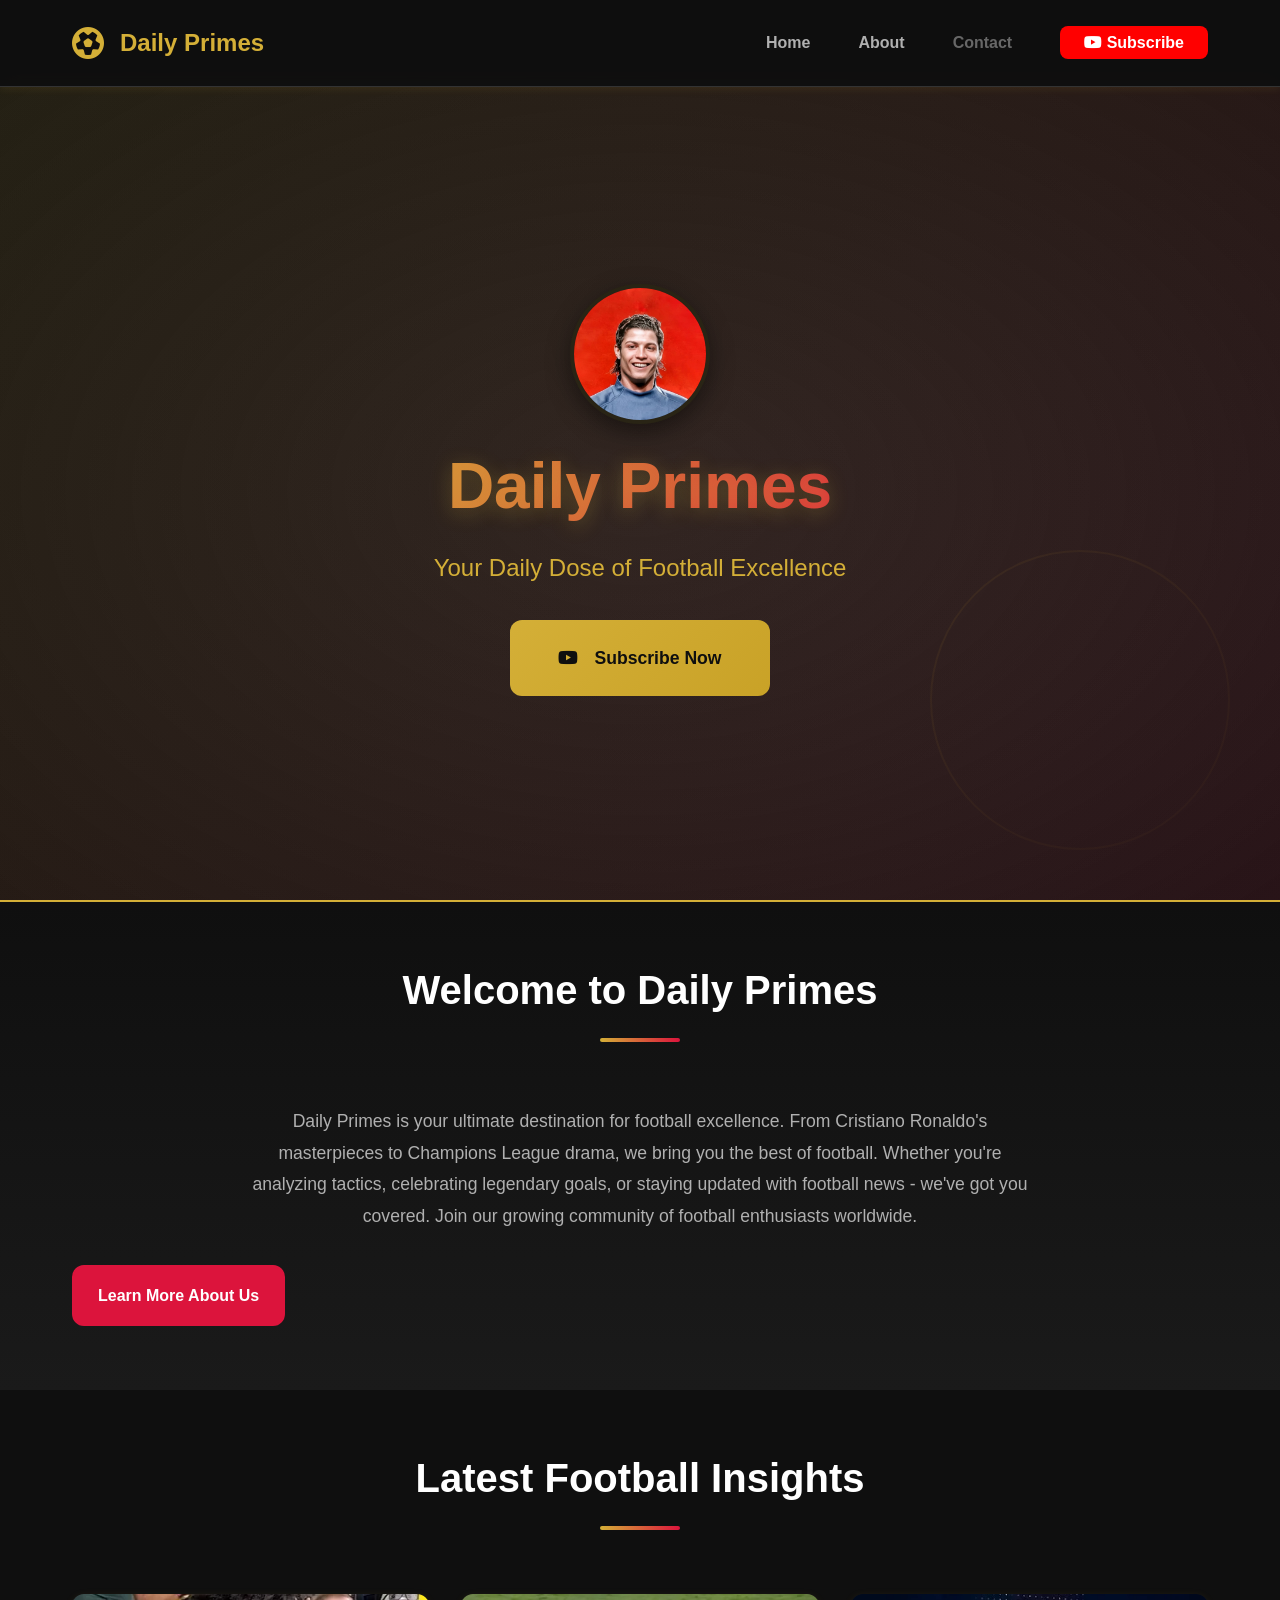
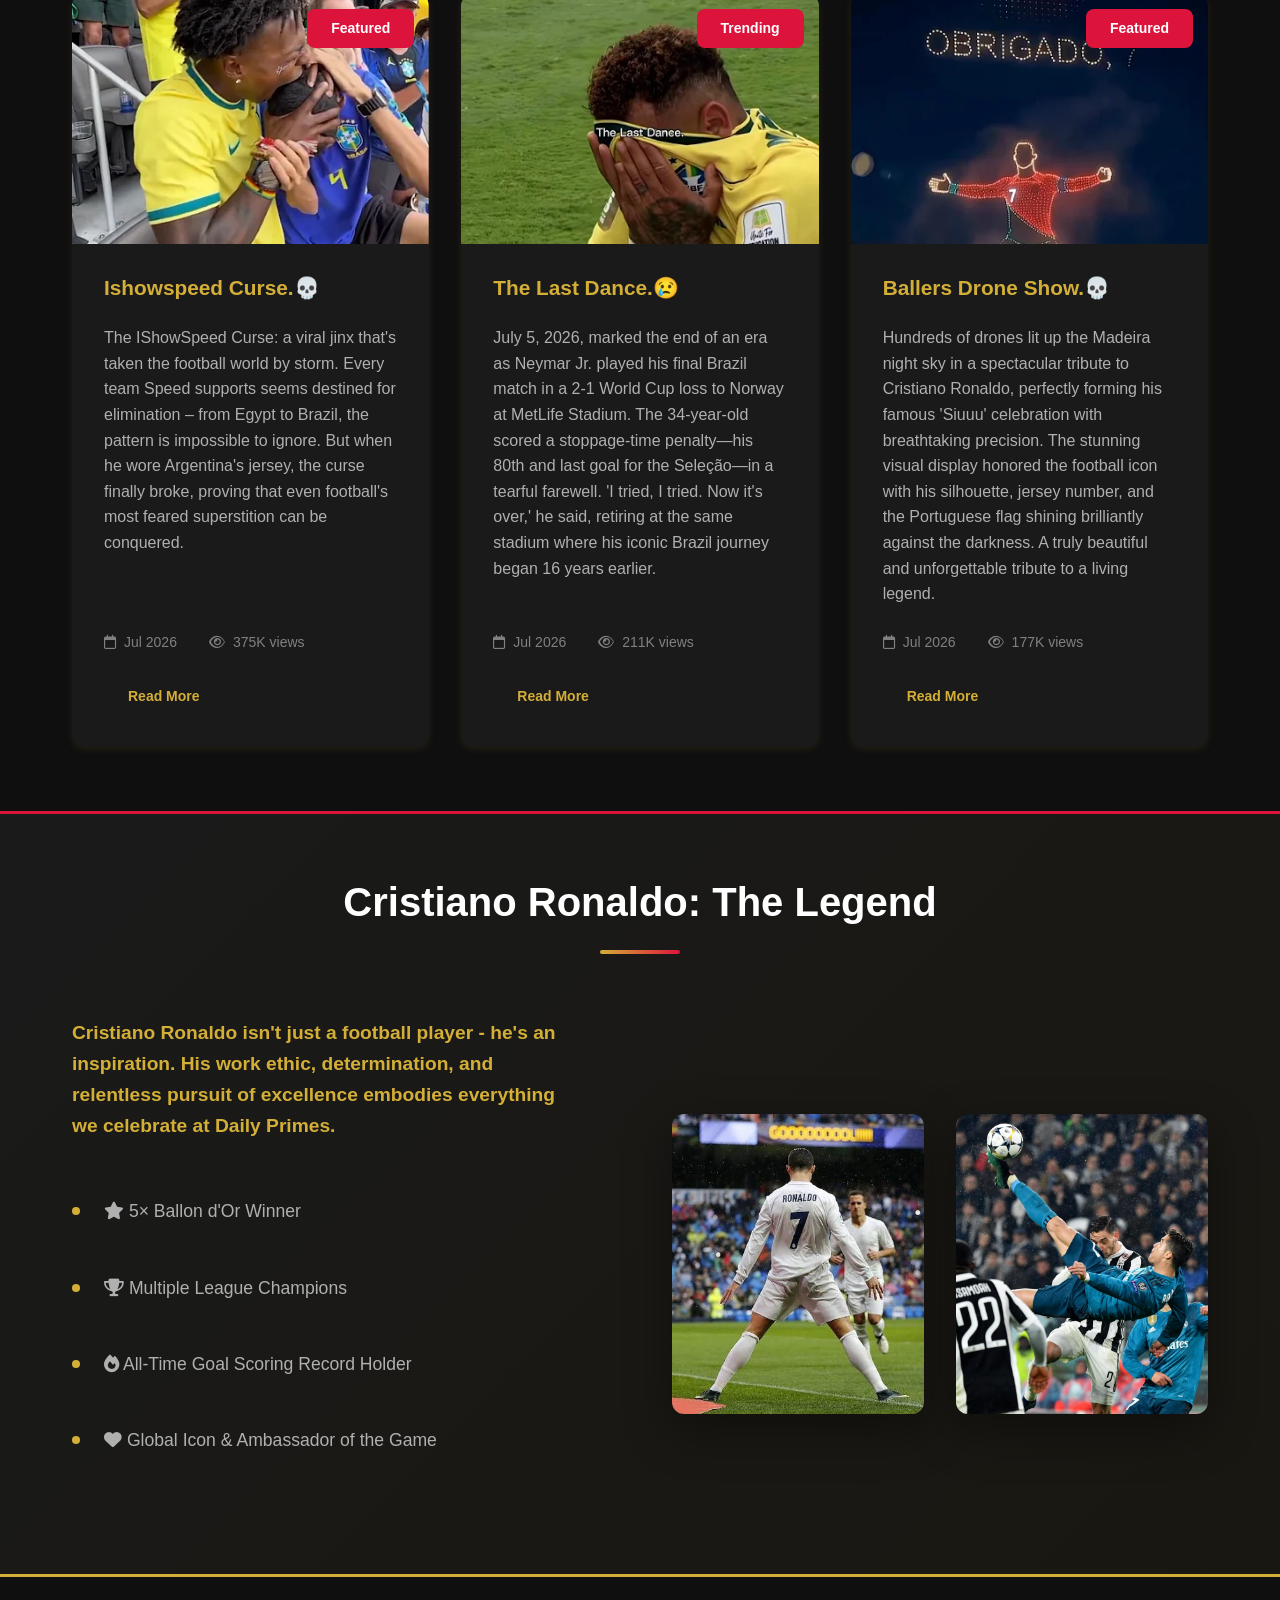
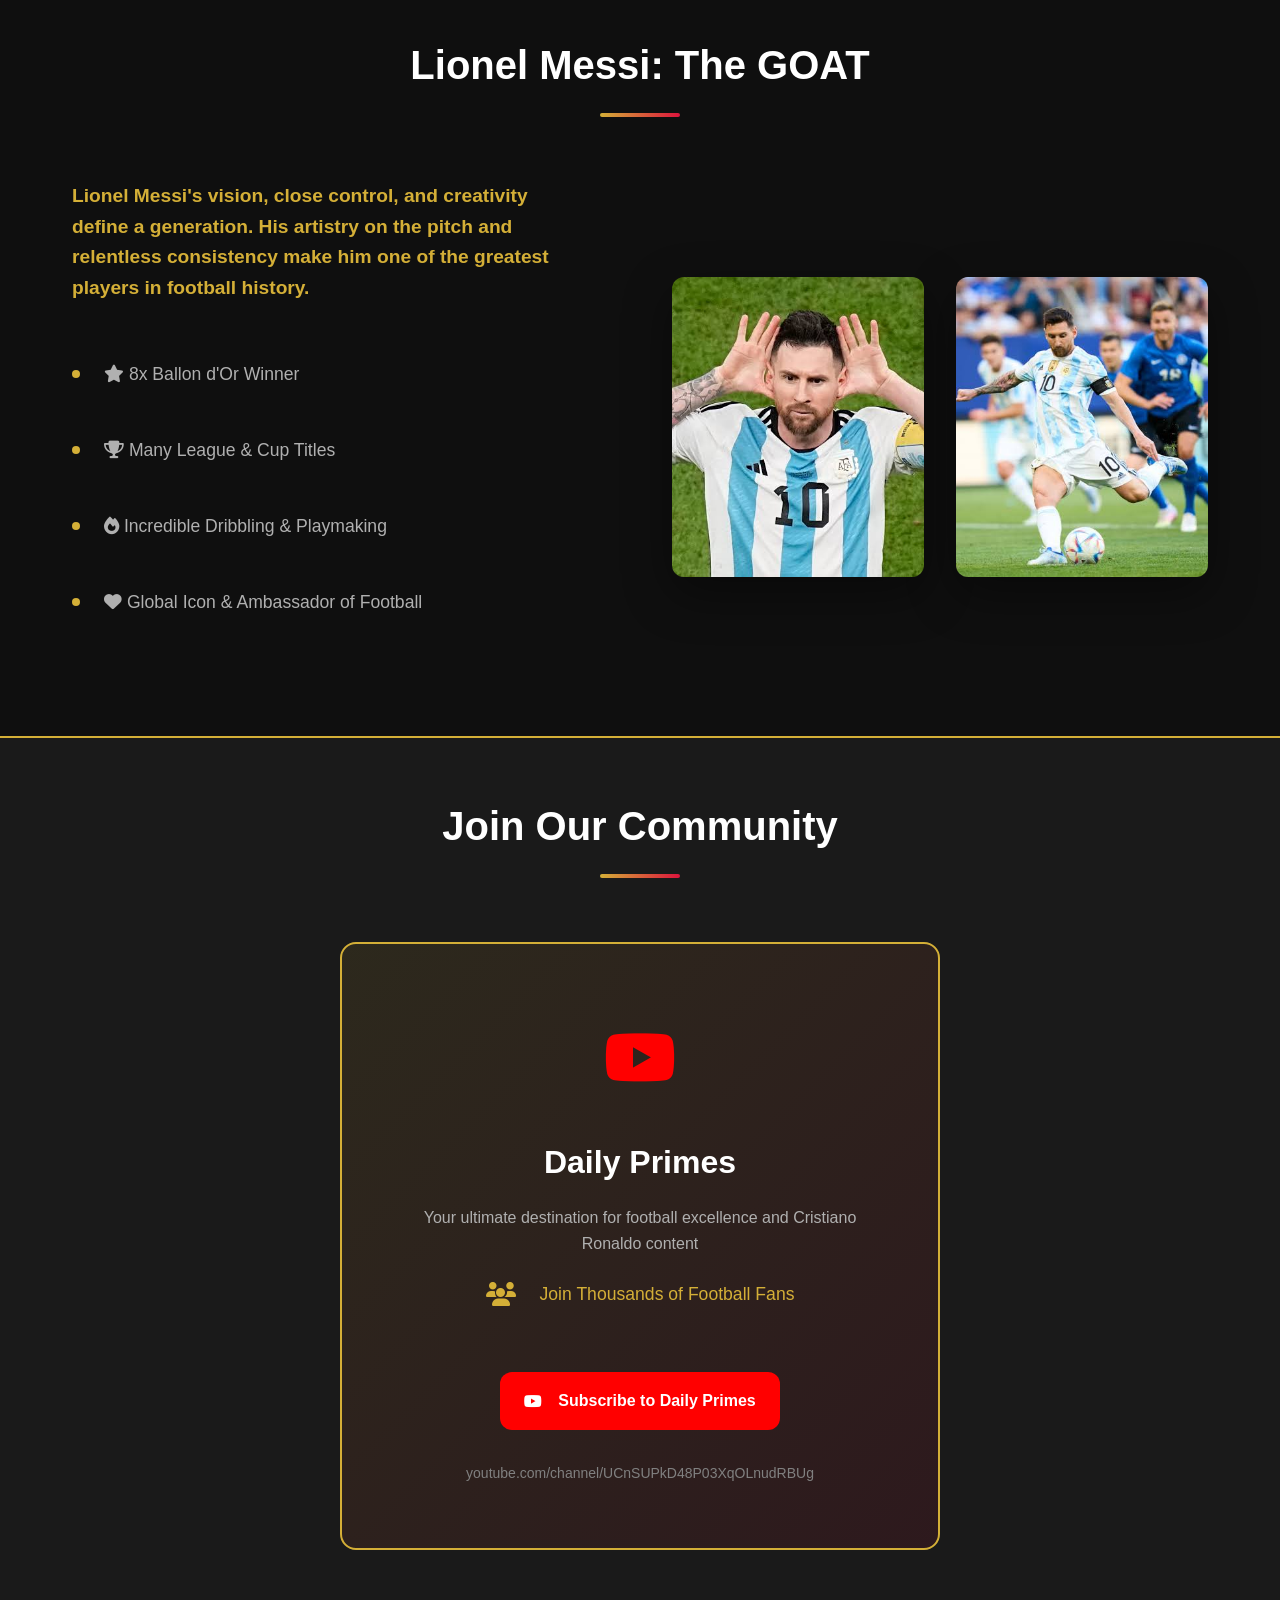
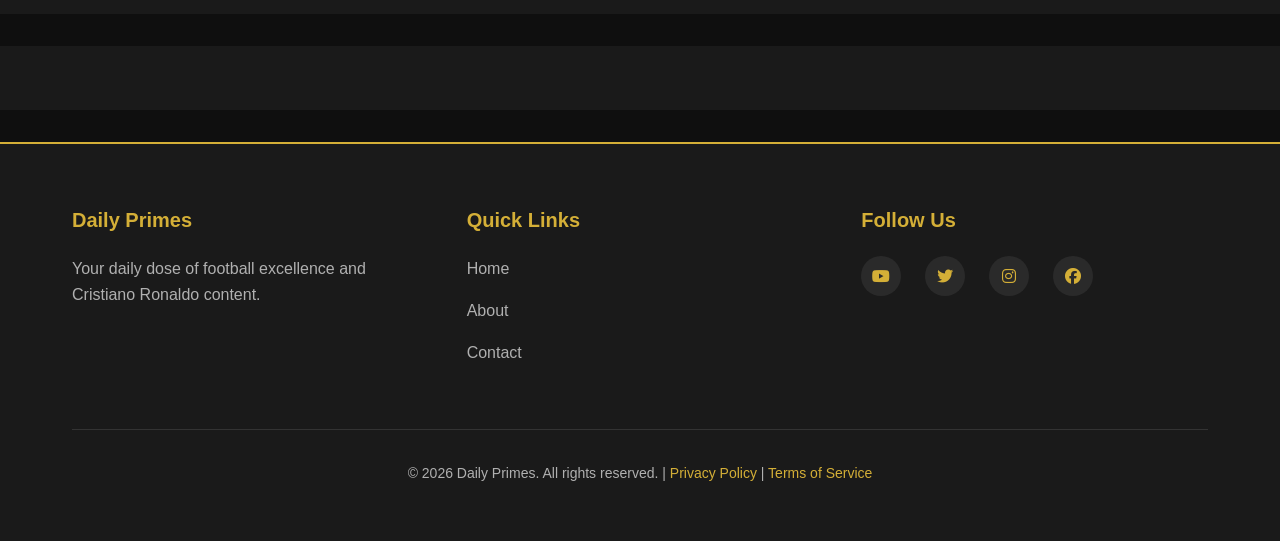
<file: index.html>
<!DOCTYPE html>
<html lang="en">
<head>
    <meta charset="UTF-8">
    <meta name="viewport" content="width=device-width, initial-scale=1.0">
    <meta name="google-adsense-account" content="ca-pub-8544354064796718">
    <title>Daily Primes - Your Daily Dose of Football Excellence</title>
    <link rel="stylesheet" href="style.css">
    <link rel="stylesheet" href="https://cdnjs.cloudflare.com/ajax/libs/font-awesome/6.4.0/css/all.min.css">
    <script async src="https://pagead2.googlesyndication.com/pagead/js/adsbygoogle.js?client=ca-pub-8544354064796718"
        crossorigin="anonymous"></script>
</head>
<body>
    <!-- Navigation Bar -->
    <nav class="navbar">
        <div class="container">
            <div class="nav-brand">
                <i class="fas fa-futbol"></i>
                <span>Daily Primes</span>
            </div>
            <ul class="nav-links" id="navLinks" role="navigation">
                <li><a href="index.html">Home</a></li>
                <li><a href="about.html">About</a></li>
                <li><a href="contact.html" class="nav-disabled" data-disabled="true" aria-disabled="true" tabindex="-1" title="Contact temporarily disabled">Contact</a></li>
                <li><a href="https://www.youtube.com/channel/UCnSUPkD48P03XqOLnudRBUg" target="_blank" class="nav-youtube">
                    <i class="fab fa-youtube"></i> Subscribe
                </a></li>
            </ul>
            <div class="hamburger" aria-label="Toggle navigation" aria-expanded="false" role="button" tabindex="0">
                <span></span>
                <span></span>
                <span></span>
            </div>
        </div>
    </nav>

    <!-- Hero Banner Section -->
    <header class="hero">
        <div class="hero-overlay"></div>
        <div class="hero-content">
            <!-- Add local images in `images/ronaldo-300.jpg` and `images/ronaldo-600.jpg` for best results -->
            <div class="hero-avatar" aria-hidden="false">
                 <img src="images/profilepic.jpg"
                     srcset="images/profilepic.jpg 300w"
                     sizes="(max-width: 900px) 104px, 140px"
                     alt="Cristiano Ronaldo"
                     loading="lazy"
                     width="140" height="140">
            </div>
            <h1 class="hero-title">Daily Primes</h1>
            <p class="hero-tagline">Your Daily Dose of Football Excellence</p>
            <a href="https://www.youtube.com/channel/UCnSUPkD48P03XqOLnudRBUg" target="_blank" class="btn btn-primary btn-lg">
                <i class="fab fa-youtube"></i> Subscribe Now
            </a>
        </div>
        <div class="hero-animation"></div>
    </header>

    <!-- About the Channel Section -->
    <section class="about-preview">
        <div class="container">
            <div class="section-title">
                <h2>Welcome to Daily Primes</h2>
                <div class="title-underline"></div>
            </div>
            <p class="about-text">
                Daily Primes is your ultimate destination for football excellence. From Cristiano Ronaldo's masterpieces to Champions League drama, we bring you the best of football. Whether you're analyzing tactics, celebrating legendary goals, or staying updated with football news - we've got you covered. Join our growing community of football enthusiasts worldwide.
            </p>
            <a href="about.html" class="btn btn-secondary">Learn More About Us</a>
        </div>
    </section>

    <!-- Featured Blog Posts Section -->
    <section class="blog-section">
        <div class="container">
            <div class="section-title">
                <h2>Latest Football Insights</h2>
                <div class="title-underline"></div>
            </div>
            
            <div class="blog-grid">
                <article class="blog-card">
                    <div class="blog-image">
                        <img src="images/ishowspeedcurse.jpg" srcset="images/ishowspeedcurse.jpg 400w" alt="Ronaldo's Greatest Goals" loading="lazy">
                        <span class="blog-badge">Featured</span>
                    </div>
                    <div class="blog-content">
                        <h3>Ishowspeed Curse.💀</h3>
                        <p>The IShowSpeed Curse: a viral jinx that's taken the football world by storm. Every team Speed supports seems destined for elimination – from Egypt to Brazil, the pattern is impossible to ignore. But when he wore Argentina's jersey, the curse finally broke, proving that even football's most feared superstition can be conquered.</p>
                        <div class="blog-meta">
                            <span><i class="far fa-calendar"></i> Jul 2026</span>
                            <span><i class="far fa-eye"></i> 375K views</span>
                        </div>
                        <a href="#" class="btn btn-small">Read More</a>
                    </div>
                </article>

                <article class="blog-card">
                    <div class="blog-image">
                        <img src="images/neymar.jpg" srcset="images/neymar.jpg 400w" alt="The Last Dance.😢" loading="lazy">
                        <span class="blog-badge">Trending</span>
                    </div>
                    <div class="blog-content">
                        <h3>The Last Dance.😢</h3>
                        <p>July 5, 2026, marked the end of an era as Neymar Jr. played his final Brazil match in a 2-1 World Cup loss to Norway at MetLife Stadium. The 34-year-old scored a stoppage-time penalty—his 80th and last goal for the Seleção—in a tearful farewell. 'I tried, I tried. Now it's over,' he said, retiring at the same stadium where his iconic Brazil journey began 16 years earlier.</p>
                        <div class="blog-meta">
                            <span><i class="far fa-calendar"></i> Jul 2026</span>
                            <span><i class="far fa-eye"></i> 211K views</span>
                        </div>
                        <a href="#" class="btn btn-small">Read More</a>
                    </div>
                </article>

                <article class="blog-card">
                    <div class="blog-image">
                        <img src="images/droneshow.jpg" srcset="images/droneshow.jpg 400w" alt="Champions League Highlights" loading="lazy">
                        <span class="blog-badge">Featured</span>
                    </div>
                    <div class="blog-content">
                        <h3>Ballers Drone Show.💀</h3>
                        <p>Hundreds of drones lit up the Madeira night sky in a spectacular tribute to Cristiano Ronaldo, perfectly forming his famous 'Siuuu' celebration with breathtaking precision. The stunning visual display honored the football icon with his silhouette, jersey number, and the Portuguese flag shining brilliantly against the darkness. A truly beautiful and unforgettable tribute to a living legend.</p>
                        <div class="blog-meta">
                            <span><i class="far fa-calendar"></i> Jul 2026</span>
                            <span><i class="far fa-eye"></i> 177K views</span>
                        </div>
                        <a href="#" class="btn btn-small">Read More</a>
                    </div>
                </article>

                
            </div>
        </div>
    </section>

    <!-- Ronaldo Tribute Section -->
    <section class="ronaldo-tribute">
        <div class="container">
            <div class="section-title">
                <h2>Cristiano Ronaldo: The Legend</h2>
                <div class="title-underline"></div>
            </div>
            
            <div class="tribute-content">
                <div class="tribute-text">
                    <p class="tribute-intro">
                        Cristiano Ronaldo isn't just a football player - he's an inspiration. His work ethic, determination, and relentless pursuit of excellence embodies everything we celebrate at Daily Primes.
                    </p>
                    <ul class="tribute-highlights">
                        <li><i class="fas fa-star"></i> 5× Ballon d'Or Winner</li>
                        <li><i class="fas fa-trophy"></i> Multiple League Champions</li>
                        <li><i class="fas fa-fire"></i> All-Time Goal Scoring Record Holder</li>
                        <li><i class="fas fa-heart"></i> Global Icon & Ambassador of the Game</li>
                    </ul>
                </div>
                <div class="tribute-gallery">
                    <div class="tribute-image">
                        <img src="images/ronaldocelbration.jpeg" srcset="images/ronaldocelbration.jpeg 600w" alt="Ronaldo celebrating" loading="lazy">
                    </div>
                    <div class="tribute-image">
                        <img src="images/ronaldoscoringoal.jpg" srcset="images/ronaldoscoringoal.jpg 600w" alt="Ronaldo in action" loading="lazy">
                    </div>
                </div>
            </div>
        </div>
    </section>

    <!-- Messi Tribute Section -->
    <section class="messi-tribute">
        <div class="container">
            <div class="section-title">
                <h2>Lionel Messi: The GOAT</h2>
                <div class="title-underline"></div>
            </div>
            
            <div class="tribute-content">
                <div class="tribute-text">
                    <p class="tribute-intro">
                        Lionel Messi's vision, close control, and creativity define a generation. His artistry on the pitch and relentless consistency make him one of the greatest players in football history.
                    </p>
                    <ul class="tribute-highlights">
                        <li><i class="fas fa-star"></i> 8x Ballon d'Or Winner</li>
                        <li><i class="fas fa-trophy"></i> Many League & Cup Titles</li>
                        <li><i class="fas fa-fire"></i> Incredible Dribbling & Playmaking</li>
                        <li><i class="fas fa-heart"></i> Global Icon & Ambassador of Football</li>
                    </ul>
                </div>
                <div class="tribute-gallery">
                    <div class="tribute-image">
                        <img src="images/messicelebration2.jpg" srcset="images/messicelebration2.jpg 600w" alt="Messi celebrating" loading="lazy">
                    </div>
                    <div class="tribute-image">
                        <img src="images/messi3.jpg" srcset="images/messi3.jpg 600w" alt="Messi in action" loading="lazy">
                    </div>
                </div>
            </div>
        </div>
    </section>

    <!-- YouTube Channel Card Section -->
    <section class="youtube-section">
        <div class="container">
            <div class="section-title">
                <h2>Join Our Community</h2>
                <div class="title-underline"></div>
            </div>
            
            <div class="youtube-card">
                <div class="youtube-icon">
                    <i class="fab fa-youtube"></i>
                </div>
                <h3>Daily Primes</h3>
                <p>Your ultimate destination for football excellence and Cristiano Ronaldo content</p>
                <div class="subscriber-count">
                    <i class="fas fa-users"></i>
                    <span>Join Thousands of Football Fans</span>
                </div>
                <a href="https://www.youtube.com/channel/UCnSUPkD48P03XqOLnudRBUg" target="_blank" class="btn btn-youtube">
                    <i class="fab fa-youtube"></i> Subscribe to Daily Primes
                </a>
                <p class="youtube-url">youtube.com/channel/UCnSUPkD48P03XqOLnudRBUg</p>
            </div>
        </div>
    </section>

    <!-- AdSense Placeholder -->
    <section class="ads-container" id="ads-top">
        <!-- AdSense Ad Unit (replace data-ad-slot with your unit id) -->
        <ins class="adsbygoogle"
             style="display:block; max-width: 1200px; margin: 0 auto;"
             data-ad-client="ca-pub-8544354064796718"
             data-ad-slot="3413764842"
             data-ad-format="auto"
             data-full-width-responsive="true"></ins>
        <script>
            (adsbygoogle = window.adsbygoogle || []).push({});
        </script>
    </section>

    <!-- Footer -->
    <footer class="footer">
        <div class="container">
            <div class="footer-content">
                <div class="footer-section">
                    <h4>Daily Primes</h4>
                    <p>Your daily dose of football excellence and Cristiano Ronaldo content.</p>
                </div>
                <div class="footer-section">
                    <h4>Quick Links</h4>
                    <ul>
                        <li><a href="index.html">Home</a></li>
                        <li><a href="about.html">About</a></li>
                        <li><a href="contact.html" class="nav-disabled" data-disabled="true" aria-disabled="true" tabindex="-1" title="Contact temporarily disabled">Contact</a></li>
                    </ul>
                </div>
                <div class="footer-section">
                    <h4>Follow Us</h4>
                    <div class="social-links">
                        <a href="https://www.youtube.com/channel/UCnSUPkD48P03XqOLnudRBUg" target="_blank" title="YouTube">
                            <i class="fab fa-youtube"></i>
                        </a>
                        <a href="https://twitter.com" target="_blank" title="Twitter">
                            <i class="fab fa-twitter"></i>
                        </a>
                        <a href="https://instagram.com" target="_blank" title="Instagram">
                            <i class="fab fa-instagram"></i>
                        </a>
                        <a href="https://facebook.com" target="_blank" title="Facebook">
                            <i class="fab fa-facebook"></i>
                        </a>
                    </div>
                </div>
            </div>
            <div class="footer-bottom">
                <p>&copy; 2026 Daily Primes. All rights reserved. | <a href="#">Privacy Policy</a> | <a href="#">Terms of Service</a></p>
            </div>
        </div>
    </footer>

    <script src="script.js"></script>
</body>
</html>
</file>
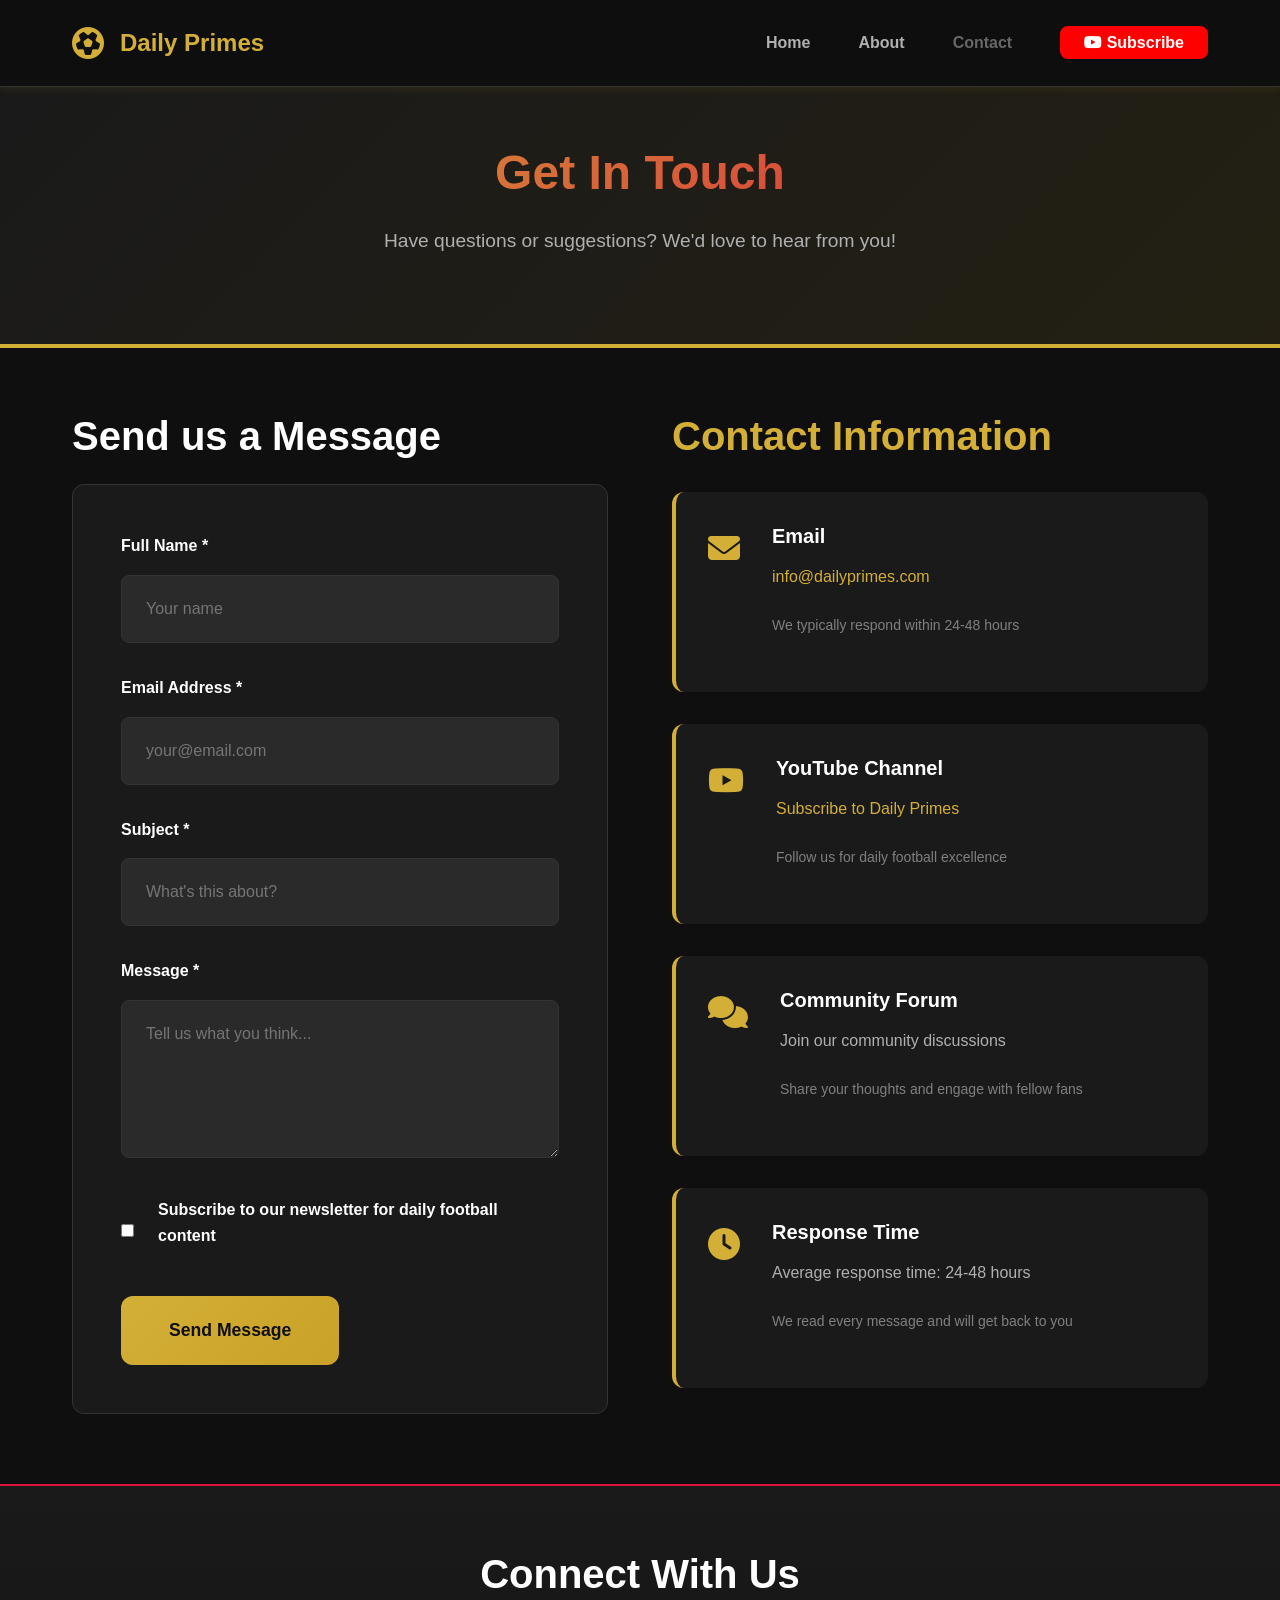
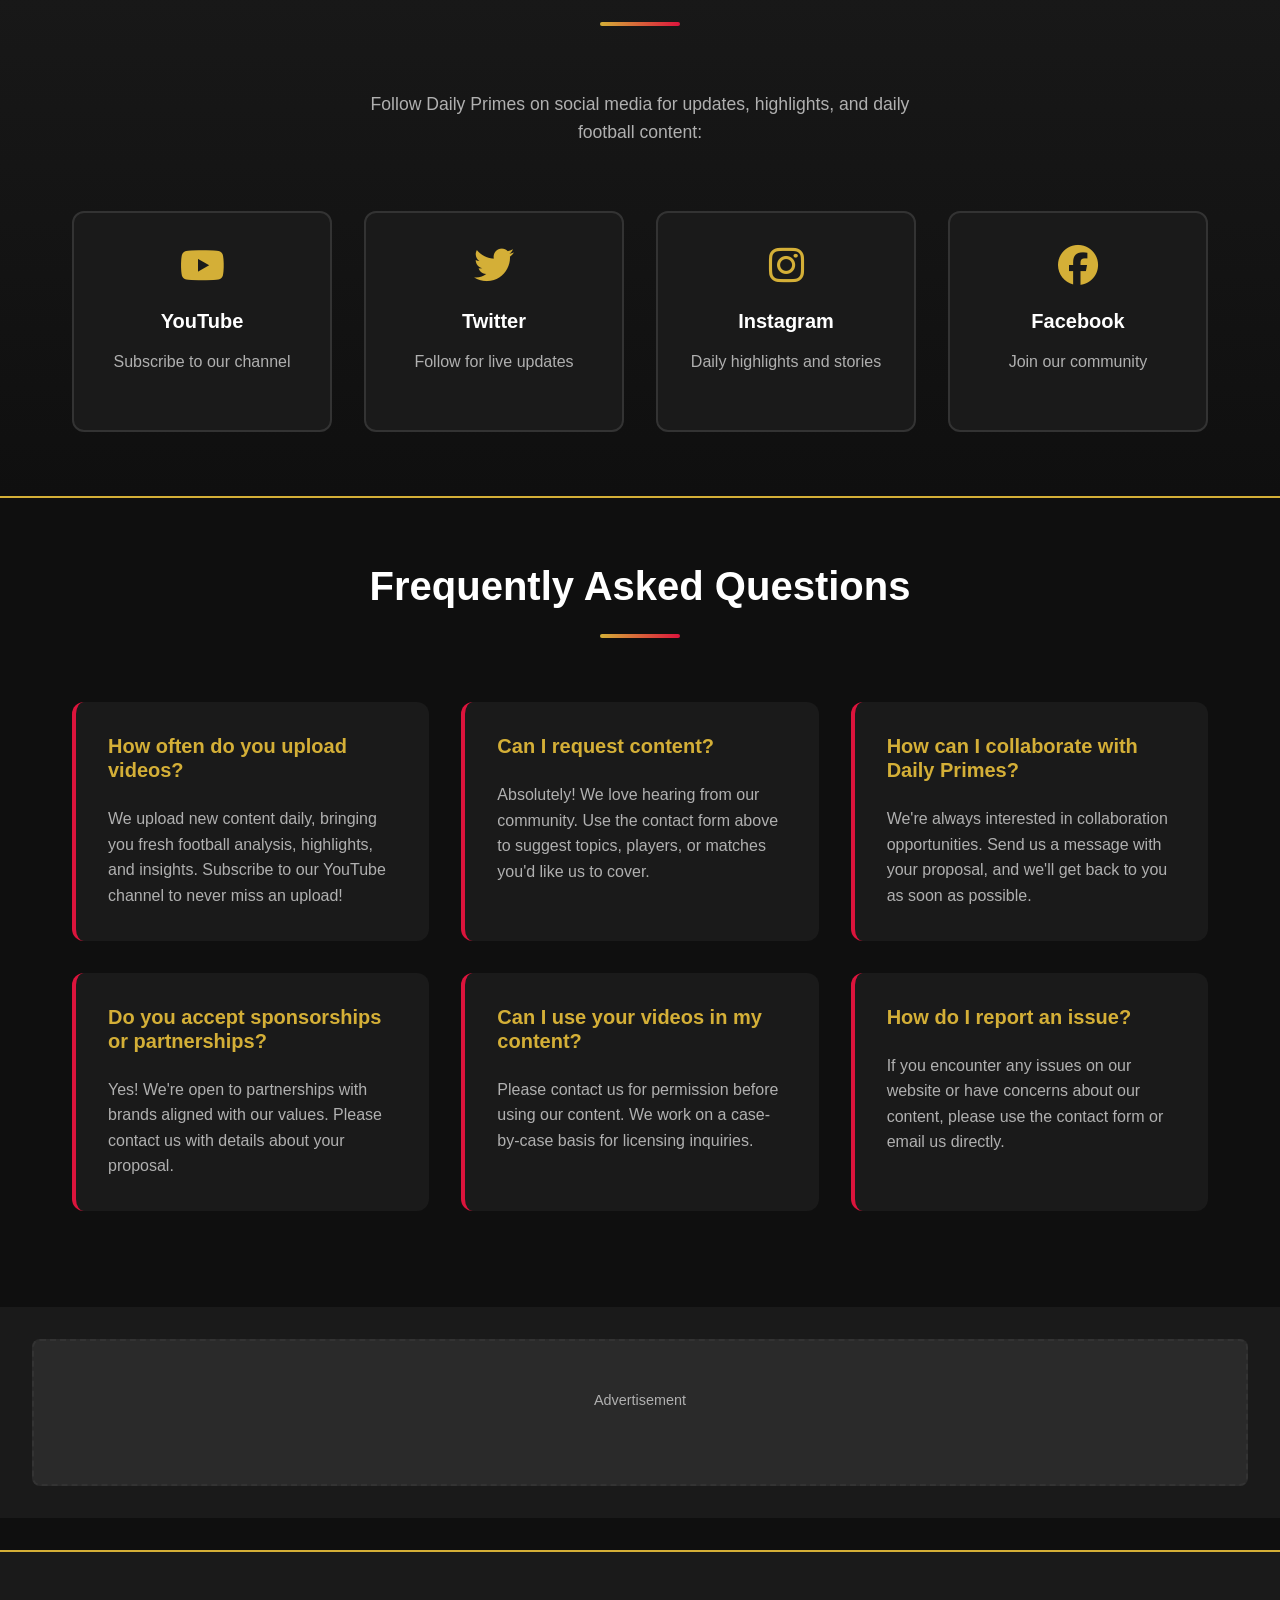
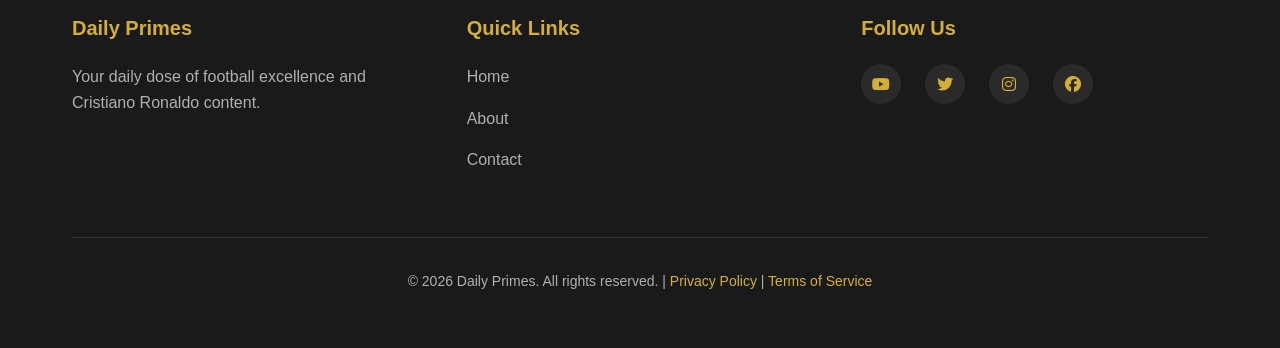
<file: contact.html>
<!DOCTYPE html>
<html lang="en">
<head>
    <meta charset="UTF-8">
    <meta name="viewport" content="width=device-width, initial-scale=1.0">
    <meta name="google-adsense-account" content="ca-pub-8544354064796718">
    <title>Contact Us - Daily Primes</title>
    <link rel="stylesheet" href="style.css">
    <link rel="stylesheet" href="https://cdnjs.cloudflare.com/ajax/libs/font-awesome/6.4.0/css/all.min.css">
    <script async src="https://pagead2.googlesyndication.com/pagead/js/adsbygoogle.js?client=ca-pub-8544354064796718"
        crossorigin="anonymous"></script>
</head>
<body>
    <!-- Navigation Bar -->
    <nav class="navbar">
        <div class="container">
            <div class="nav-brand">
                <i class="fas fa-futbol"></i>
                <span>Daily Primes</span>
            </div>
            <ul class="nav-links">
                <li><a href="index.html">Home</a></li>
                <li><a href="about.html">About</a></li>
                <li><a href="contact.html" class="active nav-disabled" data-disabled="true" aria-disabled="true" tabindex="-1" title="Contact temporarily disabled">Contact</a></li>
                <li><a href="https://www.youtube.com/channel/UCnSUPkD48P03XqOLnudRBUg" target="_blank" class="nav-youtube">
                    <i class="fab fa-youtube"></i> Subscribe
                </a></li>
            </ul>
            <div class="hamburger">
                <span></span>
                <span></span>
                <span></span>
            </div>
        </div>
    </nav>

    <!-- Page Header -->
    <div class="page-header">
        <h1>Get In Touch</h1>
        <p>Have questions or suggestions? We'd love to hear from you!</p>
    </div>

    <!-- Main Contact Content -->
    <main>
        <section class="contact-section">
            <div class="container">
                <div class="contact-grid">
                    <!-- Contact Form -->
                    <div class="contact-form-wrapper">
                        <h2>Send us a Message</h2>
                        <form id="contactForm" class="contact-form">
                            <div class="form-group">
                                <label for="name">Full Name *</label>
                                <input type="text" id="name" name="name" required placeholder="Your name">
                                <span class="error-message" id="nameError"></span>
                            </div>

                            <div class="form-group">
                                <label for="email">Email Address *</label>
                                <input type="email" id="email" name="email" required placeholder="your@email.com">
                                <span class="error-message" id="emailError"></span>
                            </div>

                            <div class="form-group">
                                <label for="subject">Subject *</label>
                                <input type="text" id="subject" name="subject" required placeholder="What's this about?">
                                <span class="error-message" id="subjectError"></span>
                            </div>

                            <div class="form-group">
                                <label for="message">Message *</label>
                                <textarea id="message" name="message" rows="6" required placeholder="Tell us what you think..."></textarea>
                                <span class="error-message" id="messageError"></span>
                            </div>

                            <div class="form-group checkbox">
                                <input type="checkbox" id="subscribe" name="subscribe">
                                <label for="subscribe">Subscribe to our newsletter for daily football content</label>
                            </div>

                            <button type="submit" class="btn btn-primary btn-lg">Send Message</button>
                            <div class="success-message" id="successMessage" style="display: none;">
                                <i class="fas fa-check-circle"></i>
                                <p>Thank you! Your message has been sent successfully. We'll get back to you soon!</p>
                            </div>
                        </form>
                    </div>

                    <!-- Contact Information -->
                    <div class="contact-info-wrapper">
                        <h2>Contact Information</h2>
                        
                        <div class="info-card">
                            <div class="info-icon">
                                <i class="fas fa-envelope"></i>
                            </div>
                            <div class="info-content">
                                <h4>Email</h4>
                                <p><a href="mailto:info@dailyprimes.com">info@dailyprimes.com</a></p>
                                <p class="info-note">We typically respond within 24-48 hours</p>
                            </div>
                        </div>

                        <div class="info-card">
                            <div class="info-icon">
                                <i class="fab fa-youtube"></i>
                            </div>
                            <div class="info-content">
                                <h4>YouTube Channel</h4>
                                <p><a href="https://www.youtube.com/channel/UCnSUPkD48P03XqOLnudRBUg" target="_blank">Subscribe to Daily Primes</a></p>
                                <p class="info-note">Follow us for daily football excellence</p>
                            </div>
                        </div>

                        <div class="info-card">
                            <div class="info-icon">
                                <i class="fas fa-comments"></i>
                            </div>
                            <div class="info-content">
                                <h4>Community Forum</h4>
                                <p>Join our community discussions</p>
                                <p class="info-note">Share your thoughts and engage with fellow fans</p>
                            </div>
                        </div>

                        <div class="info-card">
                            <div class="info-icon">
                                <i class="fas fa-clock"></i>
                            </div>
                            <div class="info-content">
                                <h4>Response Time</h4>
                                <p>Average response time: 24-48 hours</p>
                                <p class="info-note">We read every message and will get back to you</p>
                            </div>
                        </div>
                    </div>
                </div>
            </div>
        </section>

        <!-- Social Media Section -->
        <section class="social-section">
            <div class="container">
                <div class="section-title">
                    <h2>Connect With Us</h2>
                    <div class="title-underline"></div>
                </div>
                
                <p class="social-intro">Follow Daily Primes on social media for updates, highlights, and daily football content:</p>
                
                <div class="social-grid">
                    <a href="https://www.youtube.com/channel/UCnSUPkD48P03XqOLnudRBUg" target="_blank" class="social-card">
                        <i class="fab fa-youtube"></i>
                        <h4>YouTube</h4>
                        <p>Subscribe to our channel</p>
                    </a>
                    <a href="https://twitter.com" target="_blank" class="social-card">
                        <i class="fab fa-twitter"></i>
                        <h4>Twitter</h4>
                        <p>Follow for live updates</p>
                    </a>
                    <a href="https://instagram.com" target="_blank" class="social-card">
                        <i class="fab fa-instagram"></i>
                        <h4>Instagram</h4>
                        <p>Daily highlights and stories</p>
                    </a>
                    <a href="https://facebook.com" target="_blank" class="social-card">
                        <i class="fab fa-facebook"></i>
                        <h4>Facebook</h4>
                        <p>Join our community</p>
                    </a>
                </div>
            </div>
        </section>

        <!-- FAQ Section -->
        <section class="faq-section">
            <div class="container">
                <div class="section-title">
                    <h2>Frequently Asked Questions</h2>
                    <div class="title-underline"></div>
                </div>
                
                <div class="faq-grid">
                    <div class="faq-item">
                        <h4>How often do you upload videos?</h4>
                        <p>We upload new content daily, bringing you fresh football analysis, highlights, and insights. Subscribe to our YouTube channel to never miss an upload!</p>
                    </div>

                    <div class="faq-item">
                        <h4>Can I request content?</h4>
                        <p>Absolutely! We love hearing from our community. Use the contact form above to suggest topics, players, or matches you'd like us to cover.</p>
                    </div>

                    <div class="faq-item">
                        <h4>How can I collaborate with Daily Primes?</h4>
                        <p>We're always interested in collaboration opportunities. Send us a message with your proposal, and we'll get back to you as soon as possible.</p>
                    </div>

                    <div class="faq-item">
                        <h4>Do you accept sponsorships or partnerships?</h4>
                        <p>Yes! We're open to partnerships with brands aligned with our values. Please contact us with details about your proposal.</p>
                    </div>

                    <div class="faq-item">
                        <h4>Can I use your videos in my content?</h4>
                        <p>Please contact us for permission before using our content. We work on a case-by-case basis for licensing inquiries.</p>
                    </div>

                    <div class="faq-item">
                        <h4>How do I report an issue?</h4>
                        <p>If you encounter any issues on our website or have concerns about our content, please use the contact form or email us directly.</p>
                    </div>
                </div>
            </div>
        </section>

        <!-- AdSense Placeholder -->
        <section class="ads-container">
            <div class="ad-placeholder">
                <p>Advertisement</p>
            </div>
        </section>
    </main>

    <!-- Footer -->
    <footer class="footer">
        <div class="container">
            <div class="footer-content">
                <div class="footer-section">
                    <h4>Daily Primes</h4>
                    <p>Your daily dose of football excellence and Cristiano Ronaldo content.</p>
                </div>
                <div class="footer-section">
                    <h4>Quick Links</h4>
                    <ul>
                        <li><a href="index.html">Home</a></li>
                        <li><a href="about.html">About</a></li>
                        <li><a href="contact.html" class="nav-disabled" data-disabled="true" aria-disabled="true" tabindex="-1" title="Contact temporarily disabled">Contact</a></li>
                    </ul>
                </div>
                <div class="footer-section">
                    <h4>Follow Us</h4>
                    <div class="social-links">
                        <a href="https://www.youtube.com/channel/UCnSUPkD48P03XqOLnudRBUg" target="_blank" title="YouTube">
                            <i class="fab fa-youtube"></i>
                        </a>
                        <a href="https://twitter.com" target="_blank" title="Twitter">
                            <i class="fab fa-twitter"></i>
                        </a>
                        <a href="https://instagram.com" target="_blank" title="Instagram">
                            <i class="fab fa-instagram"></i>
                        </a>
                        <a href="https://facebook.com" target="_blank" title="Facebook">
                            <i class="fab fa-facebook"></i>
                        </a>
                    </div>
                </div>
            </div>
            <div class="footer-bottom">
                <p>&copy; 2026 Daily Primes. All rights reserved. | <a href="#">Privacy Policy</a> | <a href="#">Terms of Service</a></p>
            </div>
        </div>
    </footer>

    <script src="script.js"></script>
</body>
</html>
</file>
<file: style.css>
/* ============================================
   DAILY PRIMES - MASTER STYLESHEET
   Modern, Beautiful Football Channel Website
   ============================================ */

/* ============================================
   CSS VARIABLES - Color & Design System
   ============================================ */
:root {
    /* Primary Colors - Ronaldo-Inspired */
    --primary-color: #d4af37;        /* Gold */
    --primary-dark: #c9a227;         /* Dark Gold */
    --accent-red: #dc143c;           /* Crimson Red */
    --accent-dark-red: #8b0000;      /* Dark Red */
    
    /* Background Colors */
    --bg-primary: #0f0f0f;           /* Almost Black */
    --bg-secondary: #1a1a1a;         /* Dark Grey */
    --bg-tertiary: #2a2a2a;          /* Medium Grey */
    
    /* Text Colors */
    --text-primary: #ffffff;         /* White */
    --text-secondary: #b0b0b0;       /* Light Grey */
    --text-tertiary: #808080;        /* Medium Grey */
    
    /* Border & Shadow */
    --border-color: #333333;
    --shadow-sm: 0 2px 8px rgba(212, 175, 55, 0.1);
    --shadow-md: 0 8px 24px rgba(212, 175, 55, 0.15);
    --shadow-lg: 0 16px 48px rgba(0, 0, 0, 0.4);
    
    /* Spacing */
    --spacing-xs: 0.5rem;
    --spacing-sm: 1rem;
    --spacing-md: 1.5rem;
    --spacing-lg: 2rem;
    --spacing-xl: 3rem;
    --spacing-2xl: 4rem;
    
    /* Typography */
    --font-primary: 'Segoe UI', Tahoma, Geneva, Verdana, sans-serif;
    --font-size-h1: 3.5rem;
    --font-size-h2: 2.5rem;
    --font-size-h3: 1.75rem;
    --font-size-h4: 1.25rem;
    --font-size-body: 1rem;
    --font-size-small: 0.875rem;
    
    /* Border Radius */
    --radius-sm: 4px;
    --radius-md: 8px;
    --radius-lg: 12px;
    --radius-xl: 16px;
    
    /* Transitions */
    --transition-fast: 0.2s ease;
    --transition-normal: 0.3s ease;
    --transition-slow: 0.5s ease;
}

/* ============================================
   GLOBAL STYLES
   ============================================ */
* {
    margin: 0;
    padding: 0;
    box-sizing: border-box;
}

html {
    scroll-behavior: smooth;
}

body {
    font-family: var(--font-primary);
    background-color: var(--bg-primary);
    color: var(--text-primary);
    line-height: 1.6;
    overflow-x: hidden;
}

/* Container */
.container {
    width: 100%;
    max-width: 1200px;
    margin: 0 auto;
    padding: 0 var(--spacing-lg);
}

/* ============================================
   TYPOGRAPHY
   ============================================ */
h1, h2, h3, h4, h5, h6 {
    font-weight: 700;
    line-height: 1.2;
    margin-bottom: var(--spacing-md);
}

h1 {
    font-size: var(--font-size-h1);
}

h2 {
    font-size: var(--font-size-h2);
}

h3 {
    font-size: var(--font-size-h3);
}

h4 {
    font-size: var(--font-size-h4);
}

p {
    margin-bottom: var(--spacing-md);
    color: var(--text-secondary);
}

a {
    color: var(--primary-color);
    text-decoration: none;
    transition: color var(--transition-normal);
}

a:hover {
    color: var(--primary-dark);
}

/* ============================================
   BUTTONS
   ============================================ */
.btn {
    display: inline-flex;
    align-items: center;
    gap: var(--spacing-sm);
    padding: var(--spacing-sm) var(--spacing-md);
    border: none;
    border-radius: var(--radius-lg);
    font-size: var(--font-size-body);
    font-weight: 600;
    cursor: pointer;
    transition: all var(--transition-normal);
    text-decoration: none;
    white-space: nowrap;
}

.btn:hover {
    transform: translateY(-2px);
    box-shadow: var(--shadow-md);
}

/* Button Variants */
.btn-primary {
    background: linear-gradient(135deg, var(--primary-color), var(--primary-dark));
    color: var(--bg-primary);
}

.btn-primary:hover {
    background: linear-gradient(135deg, var(--primary-dark), var(--primary-color));
}

.btn-secondary {
    background-color: var(--accent-red);
    color: var(--text-primary);
    border: 2px solid var(--accent-red);
}

.btn-secondary:hover {
    background-color: var(--accent-dark-red);
    border-color: var(--accent-dark-red);
}

.btn-small {
    padding: var(--spacing-xs) var(--spacing-md);
    font-size: var(--font-size-small);
}

.btn-lg {
    padding: var(--spacing-md) var(--spacing-xl);
    font-size: 1.1rem;
}

.btn-youtube {
    background-color: #ff0000;
    color: white;
}

.btn-youtube:hover {
    background-color: #cc0000;
}

/* ============================================
   NAVIGATION BAR
   ============================================ */
.navbar {
    position: fixed;
    top: 0;
    left: 0;
    right: 0;
    background-color: rgba(15, 15, 15, 0.95);
    backdrop-filter: blur(10px);
    border-bottom: 1px solid var(--border-color);
    z-index: 1000;
    padding: var(--spacing-md) 0;
    box-shadow: var(--shadow-sm);
}

.navbar .container {
    display: flex;
    justify-content: space-between;
    align-items: center;
}

.nav-brand {
    display: flex;
    align-items: center;
    gap: var(--spacing-sm);
    font-size: 1.5rem;
    font-weight: 800;
    color: var(--primary-color);
}

.nav-brand i {
    font-size: 2rem;
}

.nav-links {
    display: flex;
    list-style: none;
    gap: var(--spacing-xl);
    align-items: center;
}

.nav-links a {
    color: var(--text-secondary);
    font-weight: 600;
    transition: color var(--transition-normal);
    position: relative;
}

.nav-links a::after {
    content: '';
    position: absolute;
    bottom: -5px;
    left: 0;
    width: 0;
    height: 2px;
    background-color: var(--primary-color);
    transition: width var(--transition-normal);
}

.nav-links a:hover::after,
.nav-links a.active::after {
    width: 100%;
}

.nav-links a:hover {
    color: var(--primary-color);
}

/* Disabled nav link styles (reversible) */
.nav-links a.nav-disabled {
    opacity: 0.55;
    pointer-events: none;
    cursor: default;
}

.nav-links a.nav-disabled::after {
    display: none;
}

.nav-youtube {
    background-color: #ff0000;
    color: white !important;
    padding: var(--spacing-xs) var(--spacing-md);
    border-radius: var(--radius-md);
}

.nav-youtube::after {
    display: none;
}

.nav-youtube:hover {
    background-color: #cc0000;
}

.hamburger {
    display: none;
    flex-direction: column;
    cursor: pointer;
    gap: 5px;
}

.hamburger span {
    width: 25px;
    height: 3px;
    background-color: var(--primary-color);
    transition: all var(--transition-normal);
}

.hamburger.active span:nth-child(1) {
    transform: rotate(45deg) translate(10px, 10px);
}

.hamburger.active span:nth-child(2) {
    opacity: 0;
}

.hamburger.active span:nth-child(3) {
    transform: rotate(-45deg) translate(8px, -8px);
}

/* ============================================
   HERO SECTION
   ============================================ */
.hero {
    margin-top: 80px;
    min-height: calc(100vh - 80px);
    display: flex;
    align-items: center;
    justify-content: center;
    position: relative;
    overflow: hidden;
    background: linear-gradient(135deg, rgba(26, 26, 26, 0.8), rgba(42, 42, 42, 0.9)),
                url('https://source.unsplash.com/featured/?football,stadium');
    background-size: cover;
    background-position: center;
    background-attachment: scroll;
}

.hero::before {
    content: '';
    position: absolute;
    top: 0;
    left: 0;
    right: 0;
    bottom: 0;
    background: radial-gradient(ellipse at center, transparent 0%, rgba(15, 15, 15, 0.8) 100%);
    z-index: 1;
}

.hero-overlay {
    position: absolute;
    top: 0;
    left: 0;
    right: 0;
    bottom: 0;
    background: linear-gradient(135deg, rgba(212, 175, 55, 0.1), rgba(220, 20, 60, 0.1));
    z-index: 2;
}

.hero-content {
    position: relative;
    z-index: 3;
    text-align: center;
    max-width: 720px;
    width: min(100%, 720px);
    padding: 0 var(--spacing-lg);
    margin: 0 auto;
    animation: fadeInUp 1s ease-out;
}

.hero-title {
    font-size: clamp(2.5rem, 8vw, 4rem);
    background: linear-gradient(135deg, var(--primary-color), var(--accent-red));
    -webkit-background-clip: text;
    -webkit-text-fill-color: transparent;
    background-clip: text;
    font-weight: 900;
    margin-bottom: var(--spacing-md);
    text-shadow: 0 4px 20px rgba(212, 175, 55, 0.3);
    animation: slideDown 0.8s ease-out;
}

/* Hero avatar (round photo) */
.hero-avatar {
    width: 140px;
    height: 140px;
    border-radius: 50%;
    overflow: hidden;
    margin: 0 auto var(--spacing-md);
    border: 4px solid rgba(212,175,55,0.12);
    box-shadow: 0 8px 24px rgba(0,0,0,0.45);
    background-color: #111;
}

.hero-avatar img {
    width: 100%;
    height: 100%;
    object-fit: cover;
    display: block;
}

@media (max-width: 900px) {
    .hero-avatar {
        width: 104px;
        height: 104px;
        border-width: 3px;
    }
}

.hero-tagline {
    font-size: 1.5rem;
    color: var(--primary-color);
    margin-bottom: var(--spacing-lg);
    animation: slideUp 0.8s ease-out 0.2s both;
}

.hero .btn-lg {
    animation: slideUp 0.8s ease-out 0.4s both;
}

/* Hero Animation Elements */
.hero-animation {
    position: absolute;
    width: 300px;
    height: 300px;
    border: 2px solid var(--primary-color);
    border-radius: 50%;
    bottom: 50px;
    right: 50px;
    opacity: 0.1;
    animation: float 6s ease-in-out infinite;
}

/* ============================================
   SECTION STYLING
   ============================================ */
section {
    padding: var(--spacing-2xl) 0;
}

.section-title {
    text-align: center;
    margin-bottom: var(--spacing-2xl);
}

.section-title h2 {
    font-size: clamp(2rem, 5vw, 2.5rem);
    margin-bottom: var(--spacing-md);
}

.title-underline {
    width: 80px;
    height: 4px;
    background: linear-gradient(90deg, var(--primary-color), var(--accent-red));
    margin: var(--spacing-md) auto 0;
    border-radius: 2px;
}

/* ============================================
   ABOUT PREVIEW SECTION
   ============================================ */
.about-preview {
    background: linear-gradient(180deg, var(--bg-primary), var(--bg-secondary));
    border-top: 2px solid var(--primary-color);
}

.about-text {
    font-size: 1.1rem;
    line-height: 1.8;
    color: var(--text-secondary);
    max-width: 800px;
    margin: var(--spacing-lg) auto;
    text-align: center;
}

/* ============================================
   BLOG SECTION
   ============================================ */
.blog-section {
    background-color: var(--bg-primary);
}

.blog-grid {
    display: grid;
    grid-template-columns: repeat(auto-fit, minmax(280px, 1fr));
    gap: var(--spacing-lg);
}

.blog-card {
    background-color: var(--bg-secondary);
    border-radius: var(--radius-lg);
    overflow: hidden;
    transition: all var(--transition-normal);
    box-shadow: var(--shadow-sm);
    display: flex;
    flex-direction: column;
}

.blog-card:hover {
    transform: translateY(-10px);
    box-shadow: var(--shadow-md);
}

.blog-image {
    position: relative;
    height: 250px;
    overflow: hidden;
}

.blog-image img {
    width: 100%;
    height: 100%;
    object-fit: cover;
    transition: transform var(--transition-slow);
}

.blog-card:hover .blog-image img {
    transform: scale(1.1);
}

.blog-badge {
    position: absolute;
    top: 15px;
    right: 15px;
    background-color: var(--accent-red);
    color: white;
    padding: var(--spacing-xs) var(--spacing-md);
    border-radius: var(--radius-md);
    font-size: var(--font-size-small);
    font-weight: 600;
}

.blog-content {
    padding: var(--spacing-lg);
    flex: 1;
    display: flex;
    flex-direction: column;
}

.blog-content h3 {
    color: var(--primary-color);
    margin-bottom: var(--spacing-md);
    font-size: 1.3rem;
}

.blog-content p {
    flex: 1;
    margin-bottom: var(--spacing-md);
}

.blog-meta {
    display: flex;
    gap: var(--spacing-lg);
    margin-bottom: var(--spacing-md);
    font-size: var(--font-size-small);
    color: var(--text-tertiary);
}

.blog-meta span {
    display: flex;
    align-items: center;
    gap: var(--spacing-xs);
}

/* ============================================
   RONALDO TRIBUTE SECTION
   ============================================ */
.ronaldo-tribute {
    background: linear-gradient(135deg, var(--bg-secondary), rgba(212, 175, 55, 0.05));
    border-top: 3px solid var(--accent-red);
    border-bottom: 3px solid var(--primary-color);
}

.tribute-content {
    display: grid;
    grid-template-columns: 1fr 1fr;
    gap: var(--spacing-2xl);
    align-items: center;
}

.tribute-text {
    padding-right: var(--spacing-lg);
}

.tribute-intro {
    font-size: 1.2rem;
    color: var(--primary-color);
    font-weight: 600;
    margin-bottom: var(--spacing-lg);
}

.tribute-highlights {
    list-style: none;
    margin-bottom: var(--spacing-lg);
}

.tribute-highlights li {
    padding: var(--spacing-md) 0;
    padding-left: var(--spacing-lg);
    position: relative;
    color: var(--text-secondary);
    font-size: 1.1rem;
}

.tribute-highlights li::before {
    content: '';
    position: absolute;
    left: 0;
    top: 50%;
    transform: translateY(-50%);
    width: 8px;
    height: 8px;
    background-color: var(--primary-color);
    border-radius: 50%;
}

.tribute-gallery {
    display: grid;
    grid-template-columns: 1fr 1fr;
    gap: var(--spacing-lg);
}

.tribute-image {
    border-radius: var(--radius-lg);
    overflow: hidden;
    box-shadow: var(--shadow-lg);
    height: 300px;
}

.tribute-image img {
    width: 100%;
    height: 100%;
    object-fit: cover;
}

/* ============================================
   YOUTUBE SECTION
   ============================================ */
.youtube-section {
    background-color: var(--bg-secondary);
    border-top: 2px solid var(--primary-color);
}

.youtube-card {
    background: linear-gradient(135deg, rgba(212, 175, 55, 0.1), rgba(220, 20, 60, 0.1));
    border: 2px solid var(--primary-color);
    border-radius: var(--radius-xl);
    padding: var(--spacing-2xl);
    text-align: center;
    max-width: 600px;
    margin: 0 auto;
    transition: all var(--transition-normal);
}

.youtube-card:hover {
    transform: translateY(-5px);
    box-shadow: var(--shadow-lg);
}

.youtube-icon {
    font-size: 4rem;
    color: #ff0000;
    margin-bottom: var(--spacing-lg);
}

.youtube-card h3 {
    font-size: 2rem;
    margin-bottom: var(--spacing-md);
}

.subscriber-count {
    display: flex;
    align-items: center;
    justify-content: center;
    gap: var(--spacing-md);
    font-size: 1.1rem;
    color: var(--primary-color);
    margin-bottom: var(--spacing-lg);
}

.subscriber-count i {
    font-size: 1.5rem;
}

.btn-youtube {
    margin: var(--spacing-lg) 0;
}

.youtube-url {
    font-size: var(--font-size-small);
    color: var(--text-tertiary);
    margin: 0;
}

/* ============================================
   PAGE HEADER
   ============================================ */
.page-header {
    margin-top: 80px;
    padding: var(--spacing-2xl) var(--spacing-lg);
    background: linear-gradient(135deg, var(--bg-secondary), rgba(212, 175, 55, 0.1));
    text-align: center;
    border-bottom: 2px solid var(--primary-color);
}

.page-header h1 {
    font-size: clamp(2rem, 5vw, 3rem);
    background: linear-gradient(135deg, var(--primary-color), var(--accent-red));
    -webkit-background-clip: text;
    -webkit-text-fill-color: transparent;
    background-clip: text;
    margin-bottom: var(--spacing-md);
}

.page-header p {
    font-size: 1.2rem;
    color: var(--text-secondary);
}

/* ============================================
   ABOUT PAGE SECTIONS
   ============================================ */
.about-section {
    background-color: var(--bg-primary);
}

.two-column {
    display: grid;
    grid-template-columns: 1fr 1fr;
    gap: var(--spacing-2xl);
}

.icon-box {
    font-size: 3rem;
    color: var(--primary-color);
    margin-bottom: var(--spacing-lg);
}

.column h2 {
    color: var(--primary-color);
    margin-bottom: var(--spacing-lg);
}

.story-section {
    background: linear-gradient(180deg, var(--bg-secondary), var(--bg-primary));
    border-top: 2px solid var(--accent-red);
}

.story-content {
    display: grid;
    grid-template-columns: 1fr 1fr;
    gap: var(--spacing-2xl);
    align-items: center;
}

.story-image {
    border-radius: var(--radius-lg);
    overflow: hidden;
    box-shadow: var(--shadow-lg);
}

.story-image img {
    width: 100%;
    height: auto;
}

.story-text p {
    margin-bottom: var(--spacing-lg);
}

/* ============================================
   OFFERINGS SECTION
   ============================================ */
.offerings-section {
    background-color: var(--bg-primary);
    border-top: 2px solid var(--primary-color);
}

.offerings-grid {
    display: grid;
    grid-template-columns: repeat(auto-fit, minmax(300px, 1fr));
    gap: var(--spacing-lg);
}

.offering-card {
    background-color: var(--bg-secondary);
    padding: var(--spacing-lg);
    border-radius: var(--radius-lg);
    text-align: center;
    transition: all var(--transition-normal);
    border: 1px solid var(--border-color);
}

.offering-card:hover {
    transform: translateY(-10px);
    border-color: var(--primary-color);
    box-shadow: var(--shadow-md);
}

.offering-icon {
    font-size: 2.5rem;
    color: var(--primary-color);
    margin-bottom: var(--spacing-md);
}

.offering-card h3 {
    color: var(--text-primary);
    margin-bottom: var(--spacing-md);
}

/* ============================================
   INSPIRATION SECTION
   ============================================ */
.inspiration-section {
    background: linear-gradient(135deg, rgba(212, 175, 55, 0.05), rgba(220, 20, 60, 0.05));
    border-top: 3px solid var(--primary-color);
    border-bottom: 3px solid var(--accent-red);
}

.inspiration-content {
    display: grid;
    grid-template-columns: 1fr 1fr;
    gap: var(--spacing-2xl);
    align-items: center;
}

.inspiration-image {
    border-radius: var(--radius-lg);
    overflow: hidden;
    box-shadow: var(--shadow-lg);
}

.inspiration-image img {
    width: 100%;
    height: auto;
}

.inspiration-text h3 {
    color: var(--primary-color);
    margin-bottom: var(--spacing-lg);
    font-size: 1.8rem;
}

.inspiration-list {
    list-style: none;
    margin-bottom: var(--spacing-lg);
}

.inspiration-list li {
    padding: var(--spacing-md) 0;
    color: var(--text-secondary);
    border-bottom: 1px solid var(--border-color);
}

.inspiration-list strong {
    color: var(--primary-color);
}

/* ============================================
   STATS SECTION
   ============================================ */
.stats-section {
    background-color: var(--bg-secondary);
    border-top: 2px solid var(--accent-red);
}

.stats-grid {
    display: grid;
    grid-template-columns: repeat(auto-fit, minmax(250px, 1fr));
    gap: var(--spacing-lg);
}

.stat-card {
    background-color: var(--bg-primary);
    padding: var(--spacing-xl);
    border-radius: var(--radius-lg);
    text-align: center;
    border: 2px solid var(--primary-color);
}

.stat-number {
    font-size: 2.5rem;
    color: var(--primary-color);
    font-weight: 900;
    margin: var(--spacing-md) 0;
}

/* ============================================
   CTA SECTION
   ============================================ */
.cta-section {
    background: linear-gradient(135deg, var(--bg-secondary), rgba(212, 175, 55, 0.1));
    text-align: center;
    padding: var(--spacing-2xl);
    border-top: 2px solid var(--primary-color);
    border-bottom: 2px solid var(--accent-red);
}

.cta-section h2 {
    color: var(--primary-color);
    margin-bottom: var(--spacing-md);
}

.cta-section p {
    font-size: 1.2rem;
    margin-bottom: var(--spacing-lg);
}

/* ============================================
   CONTACT SECTION
   ============================================ */
.contact-section {
    background-color: var(--bg-primary);
    border-top: 2px solid var(--primary-color);
}

.contact-grid {
    display: grid;
    grid-template-columns: 1fr 1fr;
    gap: var(--spacing-2xl);
}

/* Contact Form */
.contact-form {
    background-color: var(--bg-secondary);
    padding: var(--spacing-xl);
    border-radius: var(--radius-lg);
    border: 1px solid var(--border-color);
}

.contact-form h2 {
    color: var(--primary-color);
    margin-bottom: var(--spacing-lg);
}

.form-group {
    margin-bottom: var(--spacing-lg);
}

.form-group label {
    display: block;
    margin-bottom: var(--spacing-sm);
    font-weight: 600;
    color: var(--text-primary);
}

.form-group input,
.form-group textarea {
    width: 100%;
    padding: var(--spacing-md);
    background-color: var(--bg-tertiary);
    border: 1px solid var(--border-color);
    border-radius: var(--radius-md);
    color: var(--text-primary);
    font-family: var(--font-primary);
    font-size: var(--font-size-body);
    transition: border-color var(--transition-normal);
}

.form-group input:focus,
.form-group textarea:focus {
    outline: none;
    border-color: var(--primary-color);
    box-shadow: 0 0 0 3px rgba(212, 175, 55, 0.1);
}

.form-group textarea {
    resize: vertical;
    min-height: 150px;
}

.form-group.checkbox {
    display: flex;
    align-items: center;
    gap: var(--spacing-md);
}

.form-group.checkbox input {
    width: auto;
    margin: 0;
}

.error-message {
    color: var(--accent-red);
    font-size: var(--font-size-small);
    margin-top: var(--spacing-xs);
    display: none;
}

.error-message.show {
    display: block;
}

.success-message {
    background-color: rgba(76, 175, 80, 0.1);
    border: 1px solid #4caf50;
    border-radius: var(--radius-md);
    padding: var(--spacing-lg);
    margin-top: var(--spacing-lg);
    display: flex;
    align-items: center;
    gap: var(--spacing-md);
}

.success-message i {
    color: #4caf50;
    font-size: 1.5rem;
}

.success-message p {
    margin: 0;
    color: #4caf50;
}

/* Contact Info */
.contact-info-wrapper h2 {
    color: var(--primary-color);
    margin-bottom: var(--spacing-lg);
}

.info-card {
    background-color: var(--bg-secondary);
    padding: var(--spacing-lg);
    border-radius: var(--radius-lg);
    margin-bottom: var(--spacing-lg);
    border-left: 4px solid var(--primary-color);
    display: flex;
    gap: var(--spacing-lg);
}

.info-icon {
    font-size: 2rem;
    color: var(--primary-color);
    flex-shrink: 0;
}

.info-card h4 {
    color: var(--text-primary);
    margin-bottom: var(--spacing-sm);
}

.info-note {
    font-size: var(--font-size-small);
    color: var(--text-tertiary);
}

/* ============================================
   SOCIAL SECTION
   ============================================ */
.social-section {
    background: linear-gradient(180deg, var(--bg-secondary), var(--bg-primary));
    border-top: 2px solid var(--accent-red);
}

.social-intro {
    text-align: center;
    font-size: 1.1rem;
    max-width: 600px;
    margin: 0 auto var(--spacing-2xl);
}

.social-grid {
    display: grid;
    grid-template-columns: repeat(auto-fit, minmax(200px, 1fr));
    gap: var(--spacing-lg);
}

.social-card {
    background-color: var(--bg-secondary);
    padding: var(--spacing-lg);
    border-radius: var(--radius-lg);
    text-align: center;
    transition: all var(--transition-normal);
    border: 2px solid var(--border-color);
}

.social-card:hover {
    transform: translateY(-5px);
    border-color: var(--primary-color);
    box-shadow: var(--shadow-md);
}

.social-card i {
    font-size: 2.5rem;
    color: var(--primary-color);
    margin-bottom: var(--spacing-md);
}

.social-card h4 {
    color: var(--text-primary);
    margin-bottom: var(--spacing-sm);
}

/* ============================================
   FAQ SECTION
   ============================================ */
.faq-section {
    background-color: var(--bg-primary);
    border-top: 2px solid var(--primary-color);
}

.faq-grid {
    display: grid;
    grid-template-columns: repeat(auto-fit, minmax(350px, 1fr));
    gap: var(--spacing-lg);
}

.faq-item {
    background-color: var(--bg-secondary);
    padding: var(--spacing-lg);
    border-radius: var(--radius-lg);
    border-left: 4px solid var(--accent-red);
    transition: all var(--transition-normal);
}

.faq-item:hover {
    border-left-color: var(--primary-color);
    box-shadow: var(--shadow-md);
}

.faq-item h4 {
    color: var(--primary-color);
    margin-bottom: var(--spacing-md);
}

.faq-item p {
    margin: 0;
}

/* ============================================
   ADS CONTAINER
   ============================================ */
.ads-container {
    background-color: var(--bg-secondary);
    padding: var(--spacing-lg);
    margin: var(--spacing-lg) 0;
}

.ad-placeholder {
    background-color: var(--bg-tertiary);
    border: 2px dashed var(--border-color);
    border-radius: var(--radius-md);
    padding: var(--spacing-xl);
    text-align: center;
    color: var(--text-tertiary);
    font-size: 0.9rem;
}

/* ============================================
   FOOTER
   ============================================ */
.footer {
    background-color: var(--bg-secondary);
    border-top: 2px solid var(--primary-color);
    padding: var(--spacing-2xl) 0 var(--spacing-lg);
}

.footer-content {
    display: grid;
    grid-template-columns: repeat(auto-fit, minmax(250px, 1fr));
    gap: var(--spacing-xl);
    margin-bottom: var(--spacing-xl);
}

.footer-section h4 {
    color: var(--primary-color);
    margin-bottom: var(--spacing-md);
}

.footer-section ul {
    list-style: none;
}

.footer-section ul li {
    margin-bottom: var(--spacing-sm);
}

.footer-section ul li a {
    color: var(--text-secondary);
}

.footer-section ul li a:hover {
    color: var(--primary-color);
}

.social-links {
    display: flex;
    gap: var(--spacing-md);
}

.social-links a {
    width: 40px;
    height: 40px;
    display: flex;
    align-items: center;
    justify-content: center;
    background-color: var(--bg-tertiary);
    border-radius: 50%;
    transition: all var(--transition-normal);
}

.social-links a:hover {
    background-color: var(--primary-color);
    transform: translateY(-3px);
}

.footer-bottom {
    text-align: center;
    padding-top: var(--spacing-lg);
    border-top: 1px solid var(--border-color);
    color: var(--text-tertiary);
    font-size: var(--font-size-small);
}

.footer-bottom a {
    color: var(--primary-color);
}

/* ============================================
   ANIMATIONS
   ============================================ */
@keyframes fadeInUp {
    from {
        opacity: 0;
        transform: translateY(30px);
    }
    to {
        opacity: 1;
        transform: translateY(0);
    }
}

@keyframes slideDown {
    from {
        opacity: 0;
        transform: translateY(-30px);
    }
    to {
        opacity: 1;
        transform: translateY(0);
    }
}

@keyframes slideUp {
    from {
        opacity: 0;
        transform: translateY(30px);
    }
    to {
        opacity: 1;
        transform: translateY(0);
    }
}

@keyframes float {
    0%, 100% {
        transform: translateY(0px);
    }
    50% {
        transform: translateY(-20px);
    }
}

/* ============================================
   RESPONSIVE DESIGN
   ============================================ */
@media (max-width: 768px) {
    .nav-links {
        gap: var(--spacing-md);
        position: absolute;
        top: 100%;
        left: 0;
        right: 0;
        background-color: var(--bg-primary);
        border-bottom: 1px solid var(--border-color);
        flex-direction: column;
        padding: var(--spacing-lg);
        max-height: 0;
        overflow: hidden;
        transition: max-height var(--transition-normal);
    }
    
    .nav-links.mobile-active {
        max-height: 500px;
    }
    
    .hamburger {
        display: flex;
    }
    
    .hero-title {
        font-size: 2rem;
    }
    
    .hero-tagline {
        font-size: 1.1rem;
    }
    
    .two-column,
    .tribute-content,
    .story-content,
    .inspiration-content,
    .contact-grid {
        grid-template-columns: 1fr;
    }
    
    .tribute-gallery {
        grid-template-columns: 1fr;
    }
    
    .tribute-text {
        padding-right: 0;
    }
    
    .blog-grid {
        grid-template-columns: 1fr;
    }
    
    .stats-grid {
        grid-template-columns: repeat(2, 1fr);
    }
    
    .section-title h2 {
        font-size: 1.8rem;
    }
    
    .page-header h1 {
        font-size: 1.8rem;
    }
}

@media (max-width: 480px) {
    :root {
        --spacing-lg: 1rem;
        --spacing-xl: 1.5rem;
        --spacing-2xl: 2rem;
    }
    
    .container {
        padding: 0 var(--spacing-md);
    }
    
    .hero {
        margin-top: 60px;
        min-height: auto;
        padding: var(--spacing-lg);
    }
    
    .hero-content {
        max-width: 100%;
        width: 100%;
        padding: 0;
    }
    
    .youtube-card,
    .contact-form,
    .info-card,
    .stat-card,
    .faq-item,
    .social-card,
    .offering-card,
    .blog-card {
        width: 100%;
    }
    
    .youtube-card {
        padding: var(--spacing-xl) var(--spacing-lg);
    }
    
    .hero-title {
        font-size: 1.5rem;
    }
    
    .hero-tagline {
        font-size: 0.9rem;
    }
    
    .btn-lg {
        padding: var(--spacing-md) var(--spacing-lg);
        font-size: 1rem;
    }
    
    .stats-grid {
        grid-template-columns: 1fr;
    }
    
    .faq-grid {
        grid-template-columns: 1fr;
    }
    
    .social-grid {
        grid-template-columns: 1fr;
    }
    
    section {
        padding: var(--spacing-lg) 0;
    }
    
    .hero-animation {
        display: none;
    }
}
</file>
